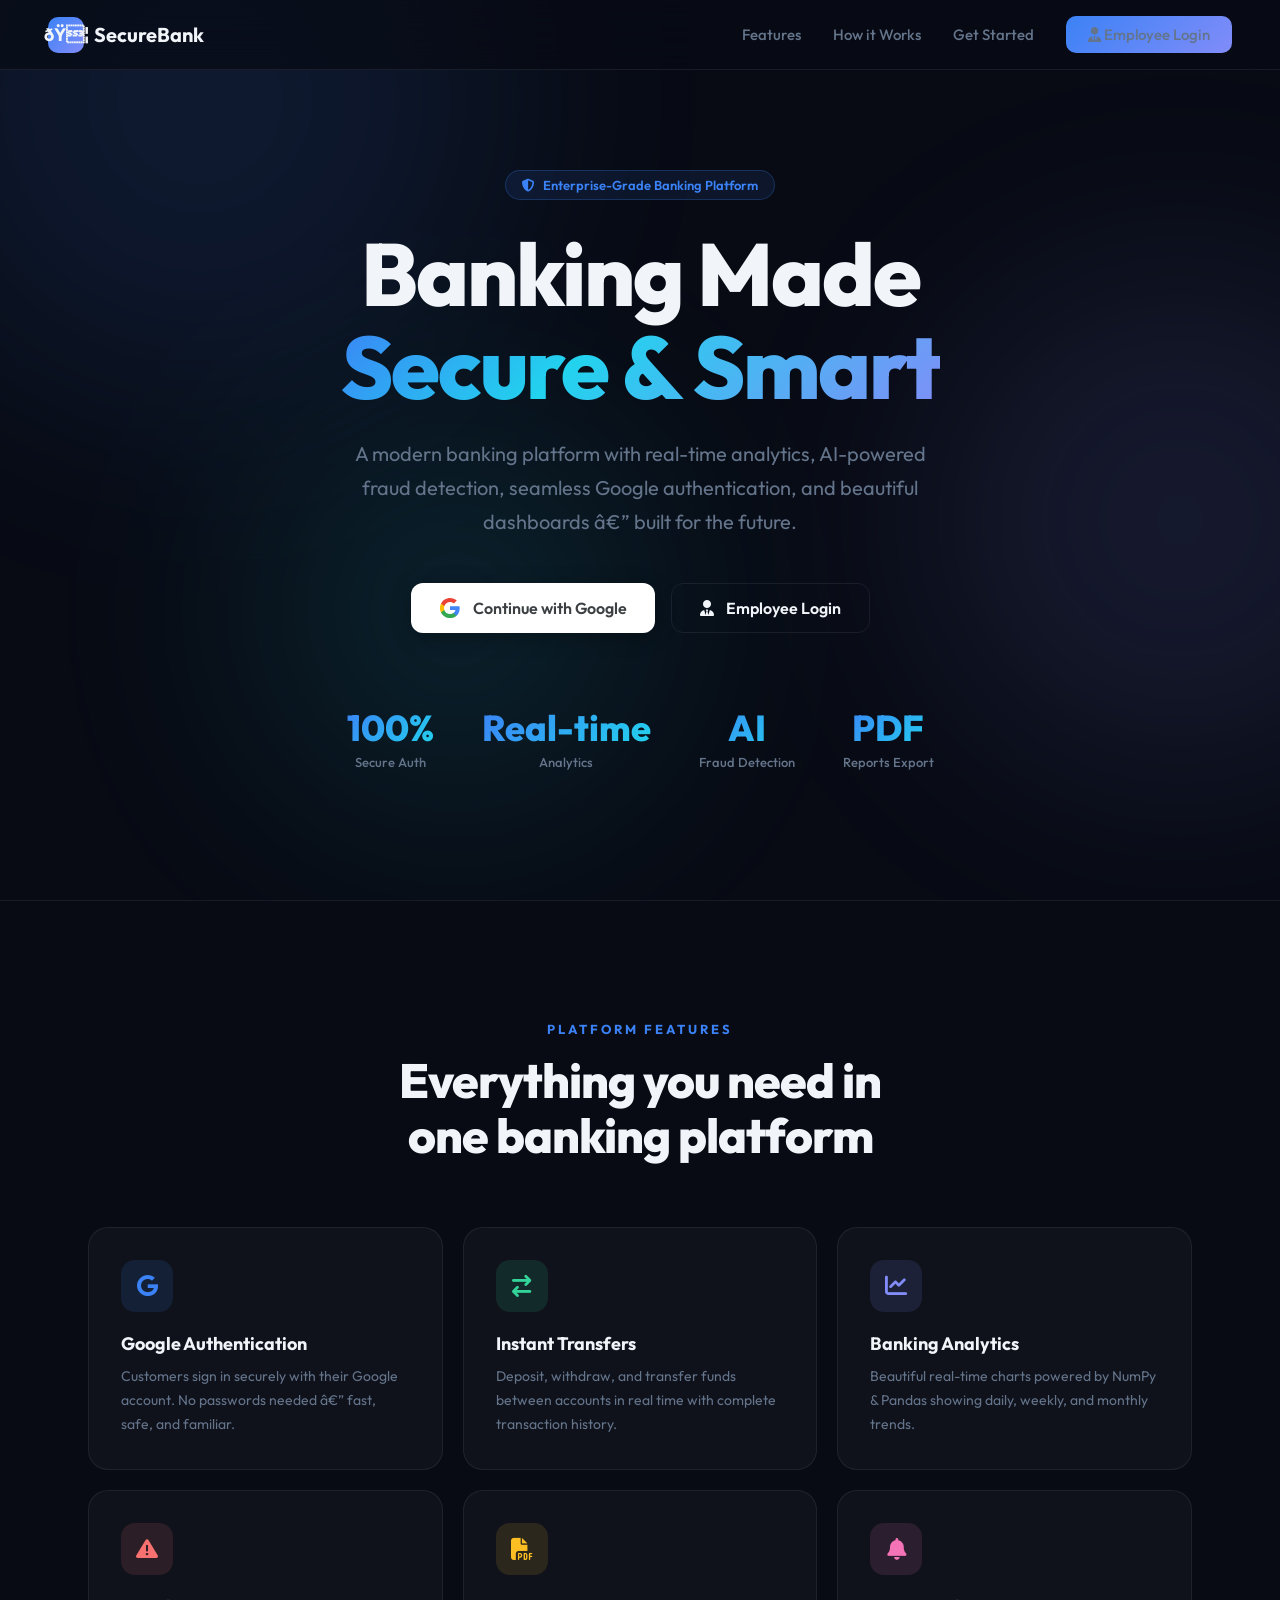
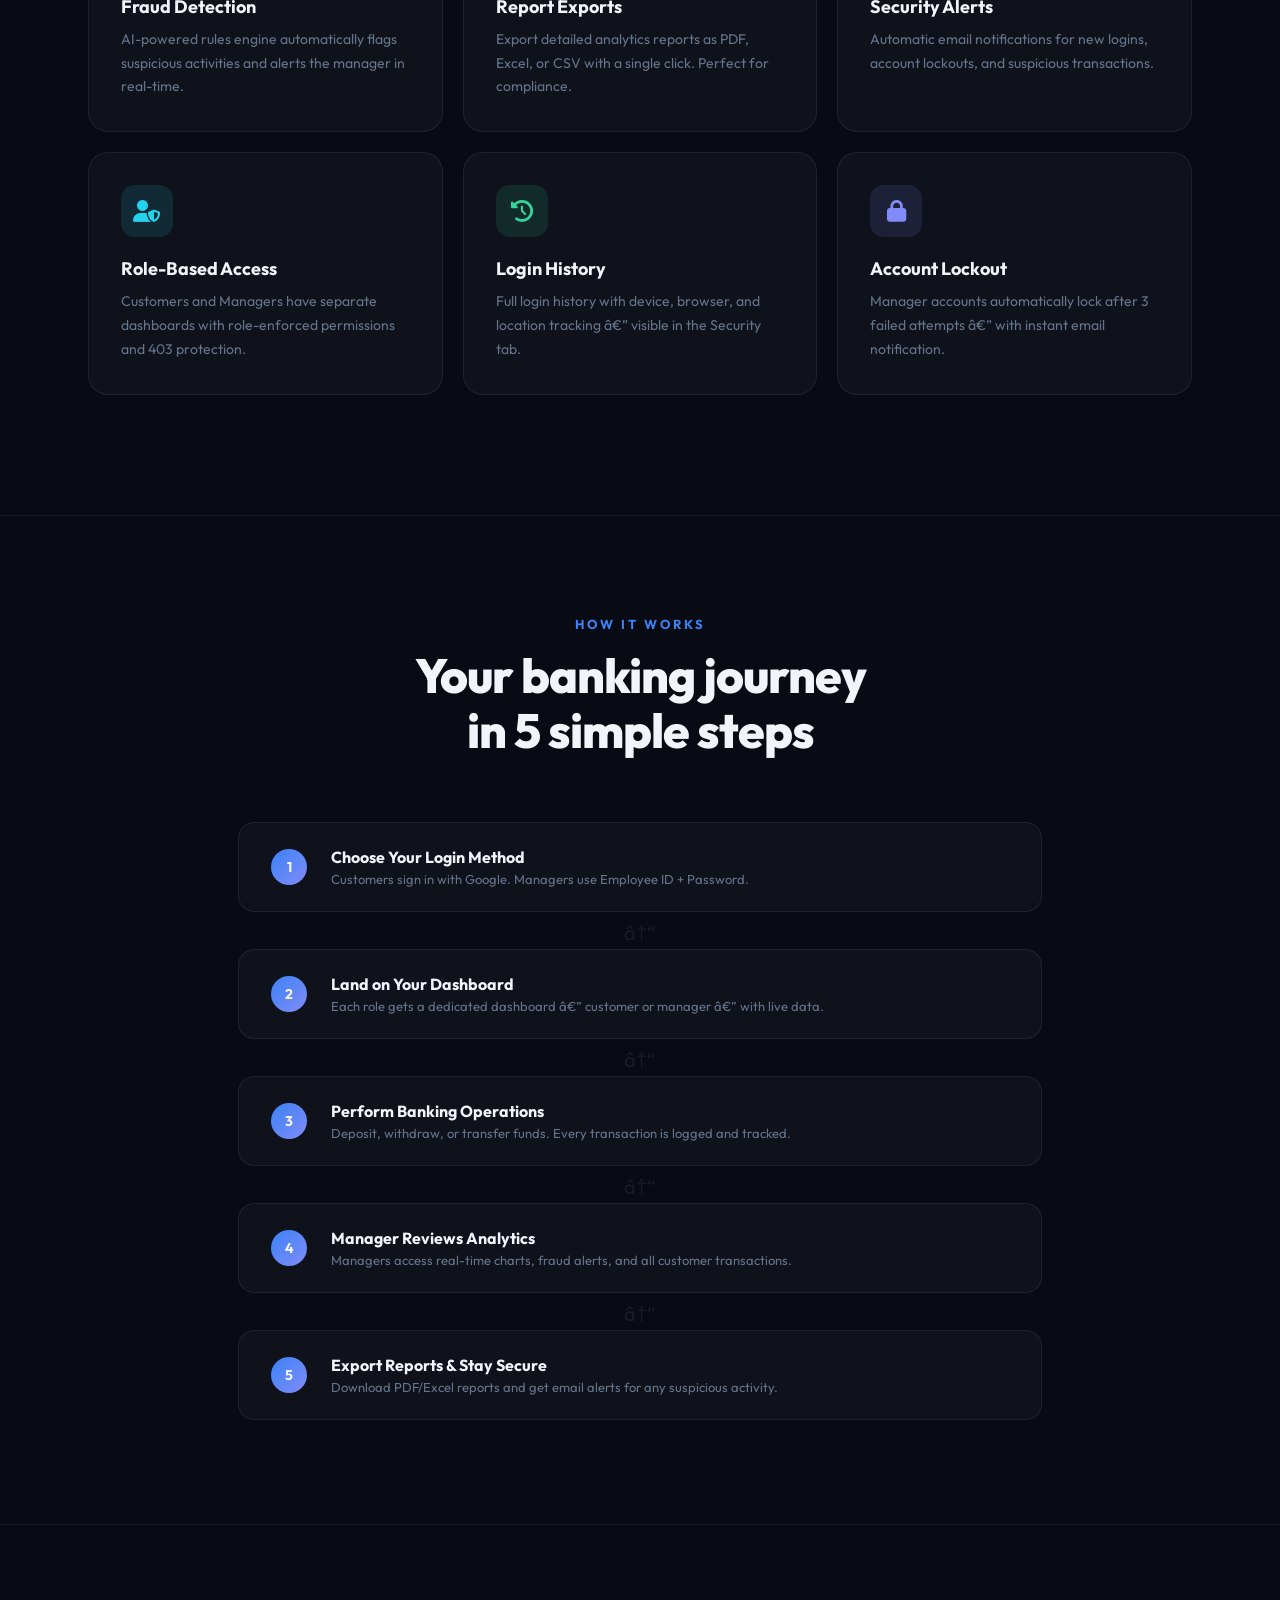
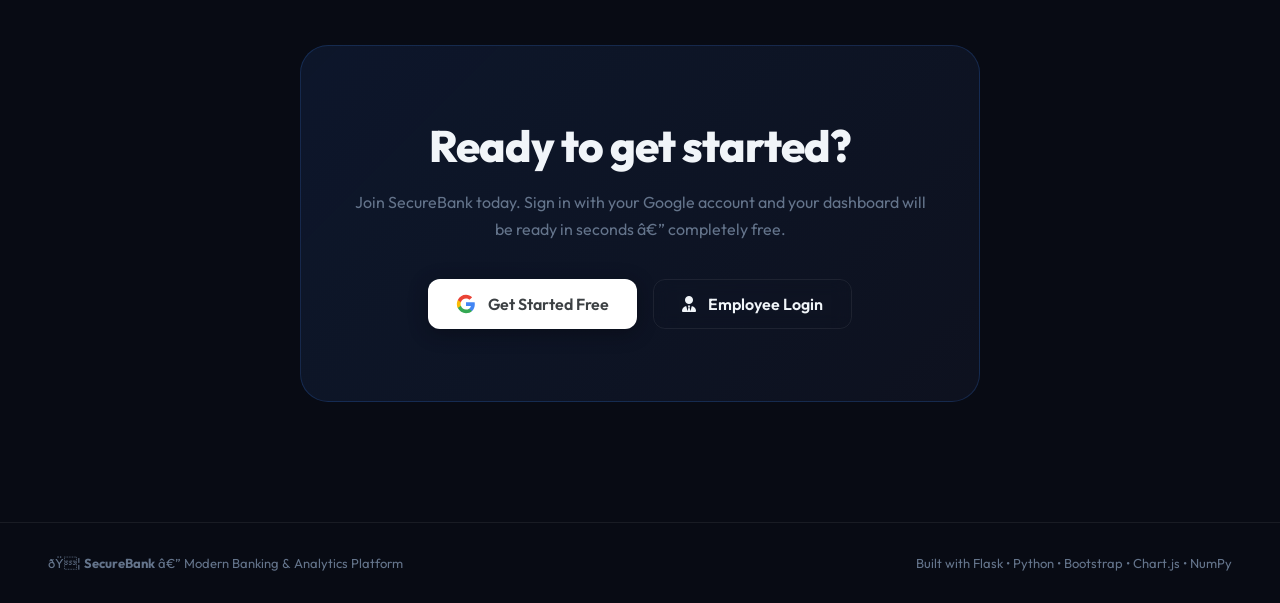
<file: index.html>
<!DOCTYPE html>
<html lang="en">
<head>
    <meta charset="UTF-8">
    <meta name="viewport" content="width=device-width, initial-scale=1.0">
    <title>SecureBank â€” Modern Banking & Analytics Platform</title>
    <meta name="description" content="SecureBank is a secure, fast, and smart banking platform with real-time analytics, fraud detection, and Google authentication.">
    <link rel="preconnect" href="https://fonts.googleapis.com">
    <link href="https://fonts.googleapis.com/css2?family=Outfit:wght@300;400;500;600;700;800;900&display=swap" rel="stylesheet">
    <link href="https://cdnjs.cloudflare.com/ajax/libs/font-awesome/6.4.2/css/all.min.css" rel="stylesheet">
    <style>
        *, *::before, *::after { box-sizing: border-box; margin: 0; padding: 0; }

        :root {
            --bg: #080b14;
            --card-bg: rgba(255,255,255,0.03);
            --border: rgba(255,255,255,0.07);
            --text: #f1f5f9;
            --muted: #64748b;
            --blue: #3b82f6;
            --indigo: #818cf8;
            --cyan: #22d3ee;
            --green: #34d399;
            --pink: #f472b6;
            --yellow: #fbbf24;
            --red: #f87171;
        }

        html { scroll-behavior: smooth; }

        body {
            font-family: 'Outfit', sans-serif;
            background: var(--bg);
            color: var(--text);
            min-height: 100vh;
            overflow-x: hidden;
        }

        /* â”€â”€ Background glow blobs â”€â”€ */
        .bg-blobs {
            position: fixed;
            inset: 0;
            z-index: 0;
            pointer-events: none;
            overflow: hidden;
        }

        .blob {
            position: absolute;
            border-radius: 50%;
            filter: blur(120px);
            opacity: 0.12;
            animation: blobFloat 12s ease-in-out infinite;
        }

        .blob-1 { width: 600px; height: 600px; background: #3b82f6; top: -200px; left: -100px; animation-delay: 0s; }
        .blob-2 { width: 500px; height: 500px; background: #818cf8; top: 30%; right: -150px; animation-delay: 3s; }
        .blob-3 { width: 400px; height: 400px; background: #22d3ee; bottom: 10%; left: 20%; animation-delay: 6s; }

        @keyframes blobFloat {
            0%, 100% { transform: translateY(0) scale(1); }
            50% { transform: translateY(-40px) scale(1.05); }
        }

        /* â”€â”€ Navbar â”€â”€ */
        nav {
            position: fixed;
            top: 0; left: 0; right: 0;
            z-index: 100;
            padding: 16px 48px;
            display: flex;
            align-items: center;
            justify-content: space-between;
            background: rgba(8, 11, 20, 0.7);
            backdrop-filter: blur(20px);
            border-bottom: 1px solid var(--border);
        }

        .nav-brand {
            display: flex;
            align-items: center;
            gap: 10px;
            font-size: 20px;
            font-weight: 700;
            color: var(--text);
            text-decoration: none;
        }

        .nav-brand .brand-icon {
            width: 36px; height: 36px;
            background: linear-gradient(135deg, var(--blue), var(--indigo));
            border-radius: 10px;
            display: flex; align-items: center; justify-content: center;
            font-size: 18px;
        }

        .nav-links { display: flex; align-items: center; gap: 32px; }

        .nav-links a {
            color: var(--muted);
            text-decoration: none;
            font-size: 15px;
            font-weight: 500;
            transition: color 0.2s;
        }

        .nav-links a:hover { color: var(--text); }

        .btn-nav-login {
            padding: 9px 22px;
            background: linear-gradient(135deg, var(--blue), var(--indigo));
            color: #fff;
            border: none;
            border-radius: 10px;
            font-size: 14px;
            font-weight: 600;
            cursor: pointer;
            text-decoration: none;
            transition: opacity 0.2s, transform 0.2s;
        }

        .btn-nav-login:hover { opacity: 0.9; transform: translateY(-1px); color: #fff; }

        /* â”€â”€ Sections â”€â”€ */
        section { position: relative; z-index: 1; }

        /* â”€â”€ Hero â”€â”€ */
        .hero {
            min-height: 100vh;
            display: flex;
            flex-direction: column;
            align-items: center;
            justify-content: center;
            text-align: center;
            padding: 120px 24px 80px;
        }

        .hero-badge {
            display: inline-flex;
            align-items: center;
            gap: 8px;
            padding: 6px 16px;
            background: rgba(59, 130, 246, 0.1);
            border: 1px solid rgba(59, 130, 246, 0.25);
            border-radius: 99px;
            font-size: 13px;
            font-weight: 600;
            color: var(--blue);
            margin-bottom: 28px;
            animation: fadeDown 0.6s ease both;
        }

        .hero h1 {
            font-size: clamp(42px, 7vw, 88px);
            font-weight: 800;
            line-height: 1.05;
            letter-spacing: -2px;
            margin-bottom: 24px;
            animation: fadeDown 0.7s ease 0.1s both;
        }

        .hero h1 .gradient-text {
            background: linear-gradient(135deg, var(--blue) 0%, var(--cyan) 40%, var(--indigo) 100%);
            -webkit-background-clip: text;
            -webkit-text-fill-color: transparent;
            background-clip: text;
        }

        .hero p {
            font-size: clamp(16px, 2vw, 20px);
            color: var(--muted);
            max-width: 600px;
            line-height: 1.7;
            margin-bottom: 44px;
            animation: fadeDown 0.7s ease 0.2s both;
        }

        .hero-ctas {
            display: flex;
            gap: 16px;
            flex-wrap: wrap;
            justify-content: center;
            animation: fadeDown 0.7s ease 0.3s both;
        }

        .btn-google {
            display: flex;
            align-items: center;
            gap: 12px;
            padding: 14px 28px;
            background: #fff;
            color: #3c4043;
            border: none;
            border-radius: 12px;
            font-size: 16px;
            font-weight: 600;
            cursor: pointer;
            text-decoration: none;
            transition: all 0.25s;
            box-shadow: 0 4px 20px rgba(0,0,0,0.3);
            font-family: 'Outfit', sans-serif;
        }

        .btn-google:hover { transform: translateY(-3px); box-shadow: 0 8px 32px rgba(0,0,0,0.4); color: #3c4043; }

        .btn-manager {
            display: flex;
            align-items: center;
            gap: 12px;
            padding: 14px 28px;
            background: transparent;
            color: var(--text);
            border: 1px solid var(--border);
            border-radius: 12px;
            font-size: 16px;
            font-weight: 600;
            cursor: pointer;
            text-decoration: none;
            transition: all 0.25s;
            backdrop-filter: blur(8px);
            font-family: 'Outfit', sans-serif;
        }

        .btn-manager:hover { border-color: rgba(255,255,255,0.2); background: rgba(255,255,255,0.05); transform: translateY(-3px); color: var(--text); }

        /* Stats row */
        .hero-stats {
            display: flex;
            gap: 48px;
            margin-top: 72px;
            flex-wrap: wrap;
            justify-content: center;
            animation: fadeDown 0.7s ease 0.4s both;
        }

        .stat-item { text-align: center; }
        .stat-num { font-size: 36px; font-weight: 800; background: linear-gradient(135deg, var(--blue), var(--cyan)); -webkit-background-clip: text; -webkit-text-fill-color: transparent; background-clip: text; }
        .stat-label { font-size: 13px; color: var(--muted); font-weight: 500; margin-top: 4px; }

        /* â”€â”€ Features â”€â”€ */
        .features {
            padding: 120px 48px;
            max-width: 1200px;
            margin: 0 auto;
        }

        .section-label {
            text-align: center;
            font-size: 13px;
            font-weight: 700;
            letter-spacing: 3px;
            text-transform: uppercase;
            color: var(--blue);
            margin-bottom: 16px;
        }

        .section-title {
            text-align: center;
            font-size: clamp(28px, 4vw, 48px);
            font-weight: 800;
            letter-spacing: -1px;
            margin-bottom: 64px;
            line-height: 1.15;
        }

        .features-grid {
            display: grid;
            grid-template-columns: repeat(auto-fit, minmax(280px, 1fr));
            gap: 20px;
        }

        .feature-card {
            background: var(--card-bg);
            border: 1px solid var(--border);
            border-radius: 20px;
            padding: 32px;
            transition: all 0.3s ease;
            position: relative;
            overflow: hidden;
        }

        .feature-card::before {
            content: '';
            position: absolute;
            inset: 0;
            background: radial-gradient(ellipse at top left, rgba(59,130,246,0.06) 0%, transparent 60%);
            opacity: 0;
            transition: opacity 0.3s;
        }

        .feature-card:hover { border-color: rgba(59,130,246,0.3); transform: translateY(-4px); }
        .feature-card:hover::before { opacity: 1; }

        .feature-icon {
            width: 52px; height: 52px;
            border-radius: 14px;
            display: flex; align-items: center; justify-content: center;
            font-size: 22px;
            margin-bottom: 20px;
        }

        .feature-card h3 { font-size: 18px; font-weight: 700; margin-bottom: 10px; }
        .feature-card p { font-size: 14px; color: var(--muted); line-height: 1.7; }

        /* â”€â”€ Flow / Architecture â”€â”€ */
        .flow-section {
            padding: 100px 48px;
            max-width: 900px;
            margin: 0 auto;
            text-align: center;
        }

        .flow-steps {
            display: flex;
            flex-direction: column;
            gap: 0;
            margin-top: 56px;
            position: relative;
        }

        .flow-step {
            display: flex;
            align-items: center;
            gap: 24px;
            padding: 24px 32px;
            background: var(--card-bg);
            border: 1px solid var(--border);
            border-radius: 16px;
            margin-bottom: 4px;
            text-align: left;
            transition: all 0.2s;
        }

        .flow-step:hover { border-color: rgba(59,130,246,0.3); background: rgba(255,255,255,0.04); }

        .step-num {
            min-width: 36px; height: 36px;
            background: linear-gradient(135deg, var(--blue), var(--indigo));
            border-radius: 50%;
            display: flex; align-items: center; justify-content: center;
            font-size: 14px;
            font-weight: 700;
        }

        .flow-step h4 { font-size: 16px; font-weight: 700; margin-bottom: 4px; }
        .flow-step p { font-size: 13px; color: var(--muted); }

        .flow-arrow { font-size: 20px; color: var(--border); text-align: center; padding: 4px 0; }

        /* â”€â”€ CTA â”€â”€ */
        .cta-section {
            padding: 120px 48px;
            text-align: center;
        }

        .cta-box {
            max-width: 680px;
            margin: 0 auto;
            background: linear-gradient(135deg, rgba(59,130,246,0.1), rgba(129,140,248,0.05));
            border: 1px solid rgba(59,130,246,0.2);
            border-radius: 28px;
            padding: 72px 48px;
        }

        .cta-box h2 { font-size: clamp(28px, 4vw, 44px); font-weight: 800; letter-spacing: -1px; margin-bottom: 16px; }
        .cta-box p { font-size: 16px; color: var(--muted); margin-bottom: 36px; line-height: 1.7; }

        /* â”€â”€ Footer â”€â”€ */
        footer {
            border-top: 1px solid var(--border);
            padding: 32px 48px;
            display: flex;
            justify-content: space-between;
            align-items: center;
            position: relative;
            z-index: 1;
        }

        footer p { font-size: 13px; color: var(--muted); }

        /* â”€â”€ Animations â”€â”€ */
        @keyframes fadeDown {
            from { opacity: 0; transform: translateY(-20px); }
            to { opacity: 1; transform: translateY(0); }
        }

        /* Scroll reveal */
        .reveal { opacity: 0; transform: translateY(30px); transition: opacity 0.7s ease, transform 0.7s ease; }
        .reveal.visible { opacity: 1; transform: translateY(0); }

        /* divider */
        .divider { width: 100%; height: 1px; background: var(--border); }

        @media (max-width: 768px) {
            nav { padding: 16px 20px; }
            .nav-links { display: none; }
            .features, .flow-section, .cta-section { padding: 80px 20px; }
            footer { flex-direction: column; gap: 12px; text-align: center; }
        }
    </style>
</head>
<body>

<!-- Background blobs -->
<div class="bg-blobs">
    <div class="blob blob-1"></div>
    <div class="blob blob-2"></div>
    <div class="blob blob-3"></div>
</div>

<!-- Navbar -->
<nav>
    <a class="nav-brand" href="#">
        <div class="brand-icon">ðŸ¦</div>
        SecureBank
    </a>
    <div class="nav-links">
        <a href="#features">Features</a>
        <a href="#how-it-works">How it Works</a>
        <a href="#get-started">Get Started</a>
        <a href="https://secure-bank-dev8.onrender.com/login" class="btn-nav-login"><i class="fa-solid fa-user-tie me-1"></i> Employee Login</a>
    </div>
</nav>

<!-- â”€â”€ HERO â”€â”€ -->
<section class="hero">
    <div class="hero-badge">
        <i class="fa-solid fa-shield-halved"></i>
        Enterprise-Grade Banking Platform
    </div>

    <h1>
        Banking Made<br>
        <span class="gradient-text">Secure & Smart</span>
    </h1>

    <p>
        A modern banking platform with real-time analytics, AI-powered fraud detection,
        seamless Google authentication, and beautiful dashboards â€” built for the future.
    </p>

    <div class="hero-ctas">
        <a href="https://secure-bank-dev8.onrender.com/login/google" class="btn-google">
            <svg viewBox="0 0 24 24" width="22" height="22">
                <path fill="#4285F4" d="M22.56 12.25c0-.78-.07-1.53-.2-2.25H12v4.26h5.92a5.06 5.06 0 0 1-2.2 3.32v2.77h3.57c2.08-1.92 3.28-4.74 3.28-8.1z"/>
                <path fill="#34A853" d="M12 23c2.97 0 5.46-.98 7.28-2.66l-3.57-2.77c-.98.66-2.23 1.06-3.71 1.06-2.86 0-5.29-1.93-6.16-4.53H2.18v2.84C3.99 20.53 7.7 23 12 23z"/>
                <path fill="#FBBC05" d="M5.84 14.09c-.22-.66-.35-1.36-.35-2.09s.13-1.43.35-2.09V7.07H2.18C1.43 8.55 1 10.22 1 12s.43 3.45 1.18 4.93l2.85-2.22.81-.62z"/>
                <path fill="#EA4335" d="M12 5.38c1.62 0 3.06.56 4.21 1.64l3.15-3.15C17.45 2.09 14.97 1 12 1 7.7 1 3.99 3.47 2.18 7.07l3.66 2.84c.87-2.6 3.3-4.53 6.16-4.53z"/>
            </svg>
            Continue with Google
        </a>
        <a href="https://secure-bank-dev8.onrender.com/login" class="btn-manager">
            <i class="fa-solid fa-user-tie"></i>
            Employee Login
        </a>
    </div>

    <div class="hero-stats">
        <div class="stat-item">
            <div class="stat-num">100%</div>
            <div class="stat-label">Secure Auth</div>
        </div>
        <div class="stat-item">
            <div class="stat-num">Real-time</div>
            <div class="stat-label">Analytics</div>
        </div>
        <div class="stat-item">
            <div class="stat-num">AI</div>
            <div class="stat-label">Fraud Detection</div>
        </div>
        <div class="stat-item">
            <div class="stat-num">PDF</div>
            <div class="stat-label">Reports Export</div>
        </div>
    </div>
</section>

<div class="divider"></div>

<!-- â”€â”€ FEATURES â”€â”€ -->
<section class="features" id="features">
    <div class="section-label reveal">Platform Features</div>
    <h2 class="section-title reveal">Everything you need in<br>one banking platform</h2>

    <div class="features-grid">
        <div class="feature-card reveal">
            <div class="feature-icon" style="background: rgba(59,130,246,0.12); color: #3b82f6;">
                <i class="fa-brands fa-google"></i>
            </div>
            <h3>Google Authentication</h3>
            <p>Customers sign in securely with their Google account. No passwords needed â€” fast, safe, and familiar.</p>
        </div>

        <div class="feature-card reveal">
            <div class="feature-icon" style="background: rgba(52,211,153,0.12); color: #34d399;">
                <i class="fa-solid fa-arrow-right-arrow-left"></i>
            </div>
            <h3>Instant Transfers</h3>
            <p>Deposit, withdraw, and transfer funds between accounts in real time with complete transaction history.</p>
        </div>

        <div class="feature-card reveal">
            <div class="feature-icon" style="background: rgba(129,140,248,0.12); color: #818cf8;">
                <i class="fa-solid fa-chart-line"></i>
            </div>
            <h3>Banking Analytics</h3>
            <p>Beautiful real-time charts powered by NumPy & Pandas showing daily, weekly, and monthly trends.</p>
        </div>

        <div class="feature-card reveal">
            <div class="feature-icon" style="background: rgba(248,113,113,0.12); color: #f87171;">
                <i class="fa-solid fa-triangle-exclamation"></i>
            </div>
            <h3>Fraud Detection</h3>
            <p>AI-powered rules engine automatically flags suspicious activities and alerts the manager in real-time.</p>
        </div>

        <div class="feature-card reveal">
            <div class="feature-icon" style="background: rgba(251,191,36,0.12); color: #fbbf24;">
                <i class="fa-solid fa-file-pdf"></i>
            </div>
            <h3>Report Exports</h3>
            <p>Export detailed analytics reports as PDF, Excel, or CSV with a single click. Perfect for compliance.</p>
        </div>

        <div class="feature-card reveal">
            <div class="feature-icon" style="background: rgba(244,114,182,0.12); color: #f472b6;">
                <i class="fa-solid fa-bell"></i>
            </div>
            <h3>Security Alerts</h3>
            <p>Automatic email notifications for new logins, account lockouts, and suspicious transactions.</p>
        </div>

        <div class="feature-card reveal">
            <div class="feature-icon" style="background: rgba(34,211,238,0.12); color: #22d3ee;">
                <i class="fa-solid fa-user-shield"></i>
            </div>
            <h3>Role-Based Access</h3>
            <p>Customers and Managers have separate dashboards with role-enforced permissions and 403 protection.</p>
        </div>

        <div class="feature-card reveal">
            <div class="feature-icon" style="background: rgba(52,211,153,0.12); color: #34d399;">
                <i class="fa-solid fa-clock-rotate-left"></i>
            </div>
            <h3>Login History</h3>
            <p>Full login history with device, browser, and location tracking â€” visible in the Security tab.</p>
        </div>

        <div class="feature-card reveal">
            <div class="feature-icon" style="background: rgba(129,140,248,0.12); color: #818cf8;">
                <i class="fa-solid fa-lock"></i>
            </div>
            <h3>Account Lockout</h3>
            <p>Manager accounts automatically lock after 3 failed attempts â€” with instant email notification.</p>
        </div>
    </div>
</section>

<div class="divider"></div>

<!-- â”€â”€ HOW IT WORKS â”€â”€ -->
<section class="flow-section" id="how-it-works">
    <div class="section-label reveal">How it Works</div>
    <h2 class="section-title reveal">Your banking journey<br>in 5 simple steps</h2>

    <div class="flow-steps">
        <div class="flow-step reveal">
            <div class="step-num">1</div>
            <div>
                <h4>Choose Your Login Method</h4>
                <p>Customers sign in with Google. Managers use Employee ID + Password.</p>
            </div>
        </div>
        <div class="flow-arrow">â†“</div>
        <div class="flow-step reveal">
            <div class="step-num">2</div>
            <div>
                <h4>Land on Your Dashboard</h4>
                <p>Each role gets a dedicated dashboard â€” customer or manager â€” with live data.</p>
            </div>
        </div>
        <div class="flow-arrow">â†“</div>
        <div class="flow-step reveal">
            <div class="step-num">3</div>
            <div>
                <h4>Perform Banking Operations</h4>
                <p>Deposit, withdraw, or transfer funds. Every transaction is logged and tracked.</p>
            </div>
        </div>
        <div class="flow-arrow">â†“</div>
        <div class="flow-step reveal">
            <div class="step-num">4</div>
            <div>
                <h4>Manager Reviews Analytics</h4>
                <p>Managers access real-time charts, fraud alerts, and all customer transactions.</p>
            </div>
        </div>
        <div class="flow-arrow">â†“</div>
        <div class="flow-step reveal">
            <div class="step-num">5</div>
            <div>
                <h4>Export Reports & Stay Secure</h4>
                <p>Download PDF/Excel reports and get email alerts for any suspicious activity.</p>
            </div>
        </div>
    </div>
</section>

<div class="divider"></div>

<!-- â”€â”€ CTA â”€â”€ -->
<section class="cta-section" id="get-started">
    <div class="cta-box reveal">
        <h2>Ready to get started?</h2>
        <p>Join SecureBank today. Sign in with your Google account and your dashboard will be ready in seconds â€” completely free.</p>
        <div style="display: flex; gap: 16px; justify-content: center; flex-wrap: wrap;">
            <a href="https://secure-bank-dev8.onrender.com/login/google" class="btn-google">
                <svg viewBox="0 0 24 24" width="20" height="20">
                    <path fill="#4285F4" d="M22.56 12.25c0-.78-.07-1.53-.2-2.25H12v4.26h5.92a5.06 5.06 0 0 1-2.2 3.32v2.77h3.57c2.08-1.92 3.28-4.74 3.28-8.1z"/>
                    <path fill="#34A853" d="M12 23c2.97 0 5.46-.98 7.28-2.66l-3.57-2.77c-.98.66-2.23 1.06-3.71 1.06-2.86 0-5.29-1.93-6.16-4.53H2.18v2.84C3.99 20.53 7.7 23 12 23z"/>
                    <path fill="#FBBC05" d="M5.84 14.09c-.22-.66-.35-1.36-.35-2.09s.13-1.43.35-2.09V7.07H2.18C1.43 8.55 1 10.22 1 12s.43 3.45 1.18 4.93l2.85-2.22.81-.62z"/>
                    <path fill="#EA4335" d="M12 5.38c1.62 0 3.06.56 4.21 1.64l3.15-3.15C17.45 2.09 14.97 1 12 1 7.7 1 3.99 3.47 2.18 7.07l3.66 2.84c.87-2.6 3.3-4.53 6.16-4.53z"/>
                </svg>
                Get Started Free
            </a>
            <a href="https://secure-bank-dev8.onrender.com/login" class="btn-manager">
                <i class="fa-solid fa-user-tie"></i>
                Employee Login
            </a>
        </div>
    </div>
</section>

<!-- â”€â”€ FOOTER â”€â”€ -->
<footer>
    <p>ðŸ¦ <strong>SecureBank</strong> â€” Modern Banking & Analytics Platform</p>
    <p style="color: var(--muted);">Built with Flask &bull; Python &bull; Bootstrap &bull; Chart.js &bull; NumPy</p>
</footer>

<script>
    // Scroll reveal
    const reveals = document.querySelectorAll('.reveal');
    const observer = new IntersectionObserver((entries) => {
        entries.forEach((entry, i) => {
            if (entry.isIntersecting) {
                setTimeout(() => entry.target.classList.add('visible'), i * 80);
                observer.unobserve(entry.target);
            }
        });
    }, { threshold: 0.1 });
    reveals.forEach(el => observer.observe(el));
</script>

</body>
</html>
</file>
